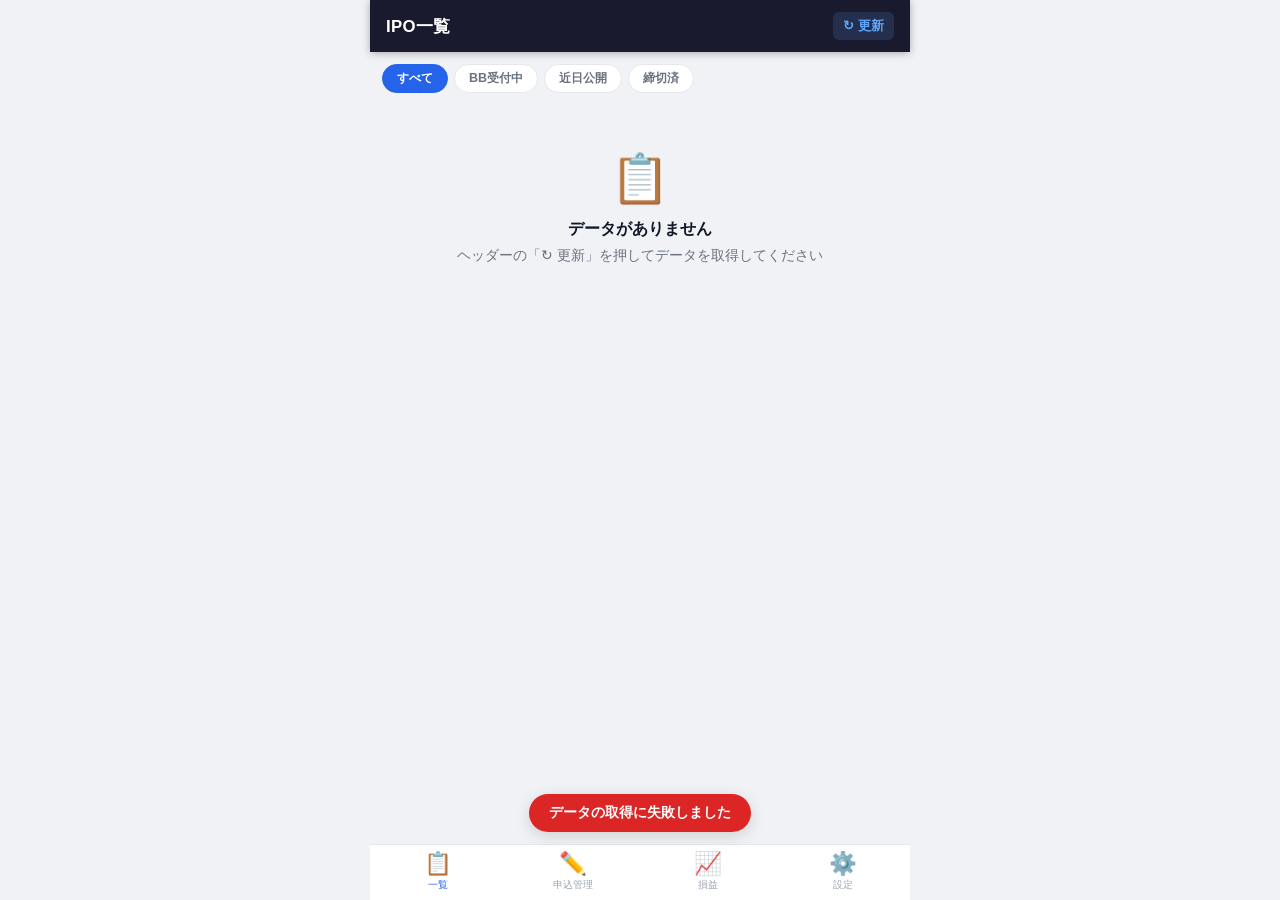
<file: frontend/index.html>
<!DOCTYPE html>
<html lang="ja">
<head>
  <meta charset="UTF-8">
  <meta name="viewport" content="width=device-width, initial-scale=1, viewport-fit=cover">

  <!-- PWA / iPhone ホーム画面 -->
  <meta name="apple-mobile-web-app-capable" content="yes">
  <meta name="apple-mobile-web-app-status-bar-style" content="black-translucent">
  <meta name="apple-mobile-web-app-title" content="IPO管理">
  <meta name="mobile-web-app-capable" content="yes">
  <meta name="theme-color" content="#1a1a2e">

  <link rel="manifest" href="manifest.json">
  <link rel="apple-touch-icon" href="icons/icon-192.png">

  <link rel="stylesheet" href="style.css">
  <title>IPO Manager</title>
</head>
<body>

  <div id="app">

    <!-- ヘッダー -->
    <header id="header">
      <h1 id="headerTitle">IPO一覧</h1>
      <button id="headerAction" aria-label="データ更新"></button>
    </header>

    <!-- タブコンテンツ -->
    <main id="main">
      <div id="tab-list"     class="tab-pane active"></div>
      <div id="tab-apply"    class="tab-pane"></div>
      <div id="tab-pnl"      class="tab-pane"></div>
      <div id="tab-settings" class="tab-pane"></div>
    </main>

    <!-- ボトムナビ -->
    <nav id="bottomNav">
      <button class="nav-btn active" data-tab="list">
        <span class="nav-icon">📋</span>
        <span>一覧</span>
      </button>
      <button class="nav-btn" data-tab="apply">
        <span class="nav-icon">✏️</span>
        <span>申込管理</span>
      </button>
      <button class="nav-btn" data-tab="pnl">
        <span class="nav-icon">📈</span>
        <span>損益</span>
      </button>
      <button class="nav-btn" data-tab="settings">
        <span class="nav-icon">⚙️</span>
        <span>設定</span>
      </button>
    </nav>

  </div>

  <!-- モーダル（ボトムシート） -->
  <div id="modal" class="modal hidden">
    <div class="modal-overlay" id="modalOverlay"></div>
    <div class="modal-sheet">
      <div id="modalContent"></div>
    </div>
  </div>

  <!-- ローディングオーバーレイ -->
  <div id="loadingOverlay" class="loading-overlay" style="display:none">
    <div class="loading-spinner"></div>
    <div class="loading-text">読み込み中…</div>
  </div>

  <!-- トースト通知 -->
  <div id="toast"></div>

  <!-- アプリ本体 -->
  <script src="app.js"></script>

</body>
</html>
</file>
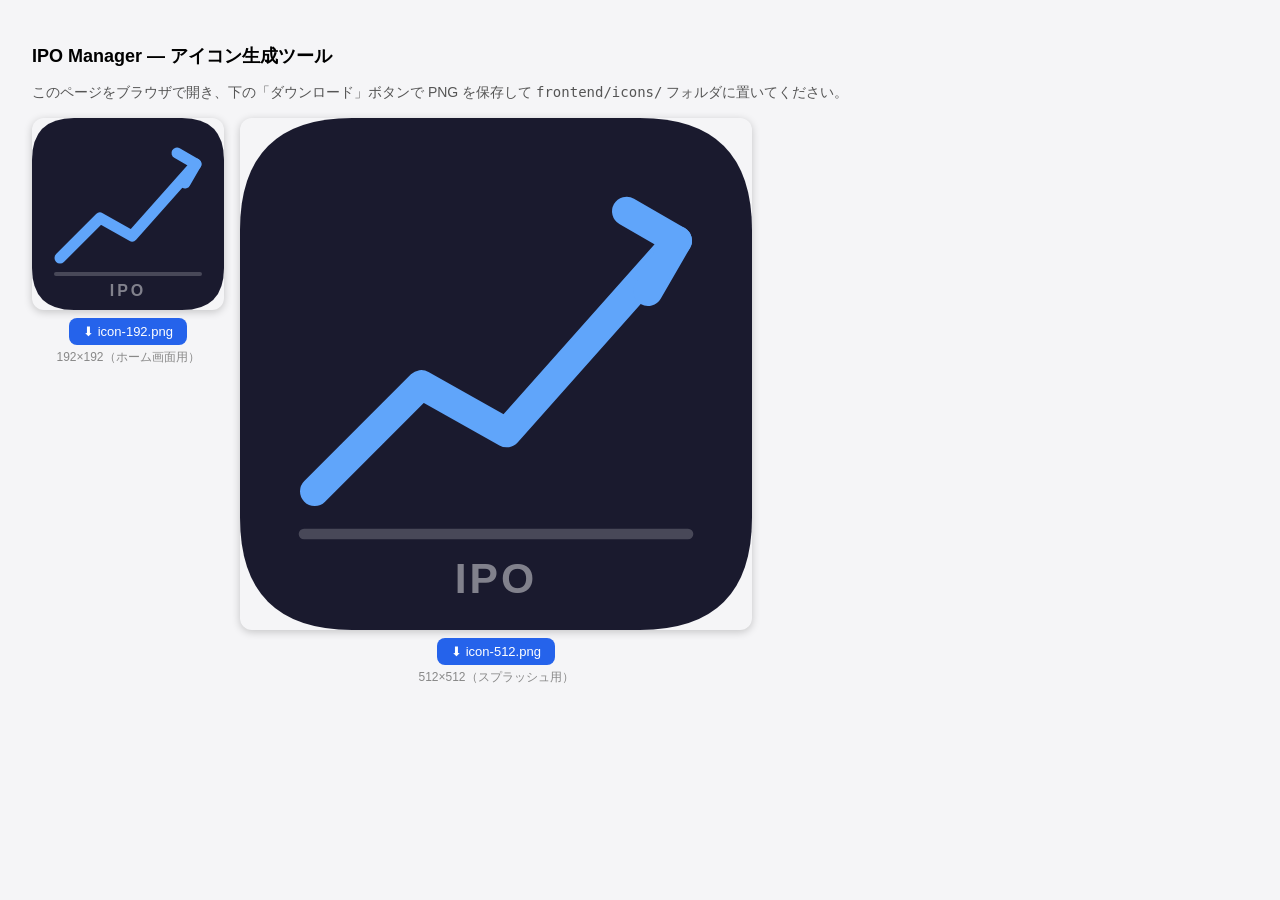
<file: frontend/icons/create-icons.html>
<!DOCTYPE html>
<html lang="ja">
<head>
  <meta charset="UTF-8">
  <title>アイコン生成ツール</title>
  <style>
    body { font-family: sans-serif; padding: 24px; background: #f5f5f7; }
    h1   { font-size: 18px; margin-bottom: 16px; }
    p    { font-size: 14px; color: #555; margin-bottom: 16px; }
    .row { display: flex; gap: 16px; align-items: flex-start; flex-wrap: wrap; }
    .item { text-align: center; }
    canvas { display: block; border-radius: 12px; box-shadow: 0 2px 8px rgba(0,0,0,0.2); }
    a.dl {
      display: inline-block;
      margin-top: 8px;
      padding: 6px 14px;
      background: #2563eb;
      color: white;
      border-radius: 8px;
      font-size: 13px;
      text-decoration: none;
    }
    small { display: block; font-size: 12px; color: #888; margin-top: 4px; }
  </style>
</head>
<body>
  <h1>IPO Manager — アイコン生成ツール</h1>
  <p>
    このページをブラウザで開き、下の「ダウンロード」ボタンで PNG を保存して
    <code>frontend/icons/</code> フォルダに置いてください。
  </p>
  <div class="row">
    <div class="item">
      <canvas id="c192" width="192" height="192"></canvas>
      <a class="dl" id="dl192" download="icon-192.png">⬇ icon-192.png</a>
      <small>192×192（ホーム画面用）</small>
    </div>
    <div class="item">
      <canvas id="c512" width="512" height="512"></canvas>
      <a class="dl" id="dl512" download="icon-512.png">⬇ icon-512.png</a>
      <small>512×512（スプラッシュ用）</small>
    </div>
  </div>

  <script>
    function drawIcon(canvas) {
      const s   = canvas.width;
      const ctx = canvas.getContext('2d');
      const r   = s * 0.219; // corner radius ratio

      // 角丸背景
      ctx.beginPath();
      ctx.moveTo(r, 0);
      ctx.lineTo(s - r, 0);
      ctx.quadraticCurveTo(s, 0, s, r);
      ctx.lineTo(s, s - r);
      ctx.quadraticCurveTo(s, s, s - r, s);
      ctx.lineTo(r, s);
      ctx.quadraticCurveTo(0, s, 0, s - r);
      ctx.lineTo(0, r);
      ctx.quadraticCurveTo(0, 0, r, 0);
      ctx.closePath();
      ctx.fillStyle = '#1a1a2e';
      ctx.fill();

      const sc = s / 192; // スケール係数

      // 上昇トレンドライン
      ctx.beginPath();
      ctx.moveTo(28 * sc, 140 * sc);
      ctx.lineTo(68 * sc, 100 * sc);
      ctx.lineTo(100 * sc, 118 * sc);
      ctx.lineTo(164 * sc, 46 * sc);
      ctx.strokeStyle = '#60a5fa';
      ctx.lineWidth   = 11 * sc;
      ctx.lineCap     = 'round';
      ctx.lineJoin    = 'round';
      ctx.stroke();

      // 矢印ヘッド
      ctx.beginPath();
      ctx.moveTo(145 * sc, 35 * sc);
      ctx.lineTo(164 * sc, 46 * sc);
      ctx.lineTo(153 * sc, 65 * sc);
      ctx.stroke();

      // ベースライン
      ctx.beginPath();
      ctx.moveTo(24 * sc, 156 * sc);
      ctx.lineTo(168 * sc, 156 * sc);
      ctx.strokeStyle = 'rgba(255,255,255,0.2)';
      ctx.lineWidth   = 4 * sc;
      ctx.stroke();

      // IPO テキスト
      ctx.fillStyle = 'rgba(255,255,255,0.45)';
      ctx.font      = `700 ${16 * sc}px Arial`;
      ctx.textAlign = 'center';
      ctx.letterSpacing = '3px';
      ctx.fillText('IPO', s / 2, 178 * sc);
    }

    function setup(canvasId, dlId) {
      const canvas = document.getElementById(canvasId);
      drawIcon(canvas);
      const dl = document.getElementById(dlId);
      dl.href = canvas.toDataURL('image/png');
    }

    setup('c192', 'dl192');
    setup('c512', 'dl512');
  </script>
</body>
</html>
</file>
<file: frontend/style.css>
/* ================================================================
   IPO Manager — iPhone最適化スタイル
   ================================================================ */

:root {
  --color-primary:    #2563eb;
  --color-primary-dk: #1d4ed8;
  --color-bg:         #f0f2f5;
  --color-header:     #1a1a2e;
  --color-card:       #ffffff;
  --color-border:     #e5e7eb;
  --color-text:       #111827;
  --color-text-sub:   #6b7280;
  --color-none:       #9ca3af;
  --color-applied:    #2563eb;
  --color-won:        #16a34a;
  --color-lost:       #dc2626;
  --color-open:       #16a34a;
  --color-upcoming:   #d97706;
  --color-closed:     #9ca3af;
  --nav-height:       56px;
  --header-height:    52px;
  --radius:           12px;
  --radius-sm:        8px;
  --shadow:           0 1px 4px rgba(0,0,0,0.10);
  --shadow-md:        0 4px 16px rgba(0,0,0,0.14);
}

/* ── リセット ─────────────────────────────────── */
*, *::before, *::after { box-sizing: border-box; margin: 0; padding: 0; }
html { -webkit-text-size-adjust: 100%; }
body {
  font-family: -apple-system, BlinkMacSystemFont, "Hiragino Sans", "Meiryo", sans-serif;
  background: var(--color-bg);
  color: var(--color-text);
  overscroll-behavior: none;
  -webkit-tap-highlight-color: transparent;
}
button { font-family: inherit; cursor: pointer; border: none; background: none; }
input, select, textarea { font-family: inherit; }

/* ── レイアウト ───────────────────────────────── */
#app {
  display: flex;
  flex-direction: column;
  height: 100dvh;
  max-width: 540px;
  margin: 0 auto;
  position: relative;
}

/* ヘッダー */
#header {
  position: fixed;
  top: 0; left: 50%;
  transform: translateX(-50%);
  width: 100%;
  max-width: 540px;
  height: var(--header-height);
  padding: 0 16px;
  padding-top: env(safe-area-inset-top);
  background: var(--color-header);
  color: #fff;
  display: flex;
  align-items: center;
  justify-content: space-between;
  z-index: 100;
  box-shadow: 0 1px 8px rgba(0,0,0,0.3);
}
#headerTitle { font-size: 1.05rem; font-weight: 700; letter-spacing: 0.02em; }
#headerAction {
  color: #60a5fa;
  font-size: 0.88rem;
  font-weight: 600;
  padding: 6px 0;
  min-width: 40px;
  text-align: right;
}

/* メインコンテンツ */
#main {
  flex: 1;
  overflow-y: auto;
  overflow-x: hidden;
  padding-top: calc(var(--header-height) + env(safe-area-inset-top));
  padding-bottom: calc(var(--nav-height) + env(safe-area-inset-bottom));
  -webkit-overflow-scrolling: touch;
}

.tab-pane { display: none; padding: 12px 12px 0; }
.tab-pane.active { display: block; }

/* ボトムナビ */
#bottomNav {
  position: fixed;
  bottom: 0; left: 50%;
  transform: translateX(-50%);
  width: 100%;
  max-width: 540px;
  height: calc(var(--nav-height) + env(safe-area-inset-bottom));
  padding-bottom: env(safe-area-inset-bottom);
  background: var(--color-card);
  border-top: 1px solid var(--color-border);
  display: grid;
  grid-template-columns: repeat(4, 1fr);
  z-index: 100;
}
.nav-btn {
  display: flex;
  flex-direction: column;
  align-items: center;
  justify-content: center;
  gap: 2px;
  color: var(--color-none);
  font-size: 0.65rem;
  font-weight: 500;
  transition: color 0.15s;
}
.nav-btn .nav-icon { font-size: 1.4rem; line-height: 1; }
.nav-btn.active { color: var(--color-primary); }

/* ── カード共通 ───────────────────────────────── */
.card {
  background: var(--color-card);
  border-radius: var(--radius);
  box-shadow: var(--shadow);
  margin-bottom: 10px;
  overflow: hidden;
}

/* ── IPOカード（一覧タブ）────────────────────── */
.ipo-card {
  background: var(--color-card);
  border-radius: var(--radius);
  box-shadow: var(--shadow);
  margin-bottom: 10px;
  overflow: hidden;
  border-left: 4px solid var(--color-border);
  transition: transform 0.1s;
  active: { transform: scale(0.99); }
}
.ipo-card.ipo-open     { border-left-color: var(--color-open); }
.ipo-card.ipo-upcoming { border-left-color: var(--color-upcoming); }
.ipo-card.ipo-closed   { border-left-color: var(--color-closed); }

.ipo-card-header {
  padding: 12px 14px 8px;
  display: flex;
  justify-content: space-between;
  align-items: flex-start;
  gap: 8px;
}
.ipo-name {
  font-size: 0.95rem;
  font-weight: 700;
  line-height: 1.3;
  flex: 1;
}
.ipo-market {
  font-size: 0.72rem;
  color: var(--color-text-sub);
  margin-top: 2px;
}

.ipo-card-body {
  padding: 0 14px 8px;
  display: grid;
  grid-template-columns: 1fr 1fr;
  gap: 6px;
}
.info-row { display: flex; flex-direction: column; gap: 1px; }
.info-label { font-size: 0.68rem; color: var(--color-text-sub); }
.info-value { font-size: 0.85rem; font-weight: 600; }
.info-value.days-left  { color: var(--color-open); }
.info-value.days-close { color: var(--color-upcoming); }
.info-value.days-over  { color: var(--color-closed); }

.ipo-card-footer {
  padding: 8px 14px 12px;
  display: flex;
  justify-content: space-between;
  align-items: center;
  border-top: 1px solid var(--color-border);
}
.broker-summary {
  font-size: 0.78rem;
  color: var(--color-text-sub);
}
.btn-link {
  font-size: 0.82rem;
  color: var(--color-primary);
  font-weight: 600;
  padding: 4px 0;
}

/* ── ステータスバッジ ────────────────────────── */
.badge {
  display: inline-block;
  padding: 2px 8px;
  border-radius: 20px;
  font-size: 0.68rem;
  font-weight: 700;
  white-space: nowrap;
}
.badge-open     { background: #dcfce7; color: var(--color-open); }
.badge-upcoming { background: #fef3c7; color: var(--color-upcoming); }
.badge-closed   { background: #f3f4f6; color: var(--color-closed); }

/* ── フィルターバー ──────────────────────────── */
.filter-bar {
  display: flex;
  gap: 6px;
  overflow-x: auto;
  padding: 0 0 10px;
  scrollbar-width: none;
}
.filter-bar::-webkit-scrollbar { display: none; }
.filter-chip {
  padding: 5px 14px;
  border-radius: 20px;
  border: 1.5px solid var(--color-border);
  background: var(--color-card);
  font-size: 0.78rem;
  font-weight: 600;
  white-space: nowrap;
  color: var(--color-text-sub);
  transition: all 0.15s;
}
.filter-chip.active {
  background: var(--color-primary);
  border-color: var(--color-primary);
  color: #fff;
}

/* ── ビュー切替トグル ────────────────────────── */
.view-toggle {
  display: flex;
  background: var(--color-card);
  border-radius: 10px;
  padding: 4px;
  margin: 12px 16px 8px;
  box-shadow: var(--shadow);
  gap: 4px;
}
.view-toggle-btn {
  flex: 1;
  padding: 7px 0;
  border-radius: 7px;
  font-size: 0.82rem;
  font-weight: 600;
  color: var(--color-text-sub);
  background: none;
  transition: background 0.15s, color 0.15s;
}
.view-toggle-btn.active {
  background: var(--color-primary);
  color: #fff;
}

/* ── 証券会社別ビュー ─────────────────────────── */
.broker-section {
  background: var(--color-card);
  border-radius: var(--radius);
  box-shadow: var(--shadow);
  margin: 0 16px 12px;
  overflow: hidden;
}
.broker-section-header {
  font-size: 0.82rem;
  font-weight: 700;
  color: var(--color-text-sub);
  background: #f8fafc;
  padding: 8px 14px;
  border-bottom: 1px solid var(--color-border);
  letter-spacing: 0.02em;
}
.broker-section-body {}
.broker-ipo-row {
  display: flex;
  align-items: center;
  padding: 10px 14px;
  border-bottom: 1px solid var(--color-border);
  gap: 10px;
}
.broker-ipo-row:last-child { border-bottom: none; }
.broker-ipo-info { flex: 1; min-width: 0; }
.broker-ipo-name {
  font-size: 0.88rem;
  font-weight: 600;
  white-space: nowrap;
  overflow: hidden;
  text-overflow: ellipsis;
}
.broker-ipo-meta {
  font-size: 0.72rem;
  color: var(--color-text-sub);
  margin-top: 2px;
}
.broker-ipo-chip-wrap {
  display: flex;
  flex-direction: column;
  align-items: flex-end;
  gap: 3px;
  flex-shrink: 0;
}
.broker-ipo-lots {
  font-size: 0.65rem;
  color: var(--color-text-sub);
}
.broker-chip-inline {
  padding: 5px 12px;
  min-width: 60px;
  flex-direction: row;
  gap: 0;
}
.broker-chip-inline .broker-chip-status {
  font-size: 0.76rem;
  font-weight: 600;
}

/* ── 申込管理カード ──────────────────────────── */
.apply-card {
  background: var(--color-card);
  border-radius: var(--radius);
  box-shadow: var(--shadow);
  margin-bottom: 12px;
  padding: 14px;
}
.apply-card-name {
  font-size: 0.95rem;
  font-weight: 700;
  margin-bottom: 2px;
}
.apply-card-meta {
  font-size: 0.75rem;
  color: var(--color-text-sub);
  margin-bottom: 12px;
}

.broker-grid {
  display: grid;
  grid-template-columns: repeat(2, 1fr);
  gap: 6px;
}
.broker-chip {
  border-radius: var(--radius-sm);
  padding: 8px 10px;
  cursor: pointer;
  transition: opacity 0.1s, transform 0.1s;
  user-select: none;
  min-height: 52px;
  display: flex;
  flex-direction: column;
  justify-content: center;
  gap: 2px;
}
.broker-chip:active { opacity: 0.75; transform: scale(0.97); }
.broker-chip-name   { font-size: 0.72rem; font-weight: 600; }
.broker-chip-status { font-size: 0.68rem; }
.broker-chip-lots   { font-size: 0.64rem; opacity: 0.75; }

.broker-chip.s-none     { background: #f3f4f6; color: var(--color-none); }
.broker-chip.s-applied  { background: #dbeafe; color: var(--color-applied); }
.broker-chip.s-won      { background: #dcfce7; color: var(--color-won); }
.broker-chip.s-lost     { background: #fee2e2; color: var(--color-lost); }

/* ── 損益タブ ────────────────────────────────── */
.stat-row {
  display: grid;
  grid-template-columns: repeat(3, 1fr);
  gap: 8px;
  margin-bottom: 12px;
}
.stat-card {
  background: var(--color-card);
  border-radius: var(--radius);
  box-shadow: var(--shadow);
  padding: 12px 10px;
  text-align: center;
}
.stat-value {
  font-size: 1.15rem;
  font-weight: 800;
  color: var(--color-text);
  line-height: 1.2;
}
.stat-value.positive { color: var(--color-won); }
.stat-value.negative { color: var(--color-lost); }
.stat-label { font-size: 0.65rem; color: var(--color-text-sub); margin-top: 2px; }

.chart-card {
  background: var(--color-card);
  border-radius: var(--radius);
  box-shadow: var(--shadow);
  padding: 14px;
  margin-bottom: 12px;
}
.chart-title {
  font-size: 0.82rem;
  font-weight: 700;
  color: var(--color-text-sub);
  margin-bottom: 10px;
}

.result-item {
  background: var(--color-card);
  border-radius: var(--radius);
  box-shadow: var(--shadow);
  margin-bottom: 8px;
  padding: 12px 14px;
  display: flex;
  justify-content: space-between;
  align-items: center;
  gap: 8px;
}
.result-left { flex: 1; }
.result-name { font-size: 0.88rem; font-weight: 700; }
.result-meta { font-size: 0.72rem; color: var(--color-text-sub); margin-top: 2px; }
.result-profit {
  font-size: 1rem;
  font-weight: 800;
  text-align: right;
}
.result-profit.positive { color: var(--color-won); }
.result-profit.negative { color: var(--color-lost); }

/* ── 設定タブ ────────────────────────────────── */
.settings-section { margin-bottom: 20px; }
.settings-title {
  font-size: 0.72rem;
  font-weight: 700;
  color: var(--color-text-sub);
  text-transform: uppercase;
  letter-spacing: 0.05em;
  padding: 0 4px;
  margin-bottom: 6px;
}
.settings-card {
  background: var(--color-card);
  border-radius: var(--radius);
  box-shadow: var(--shadow);
  overflow: hidden;
}
.settings-row {
  display: flex;
  justify-content: space-between;
  align-items: center;
  padding: 14px 16px;
  border-bottom: 1px solid var(--color-border);
}
.settings-row:last-child { border-bottom: none; }
.settings-row-label { font-size: 0.88rem; font-weight: 500; }
.settings-row-value { font-size: 0.82rem; color: var(--color-text-sub); }

/* ── ボタン ──────────────────────────────────── */
.btn {
  display: inline-flex;
  align-items: center;
  justify-content: center;
  gap: 6px;
  padding: 11px 20px;
  border-radius: var(--radius-sm);
  font-size: 0.9rem;
  font-weight: 700;
  transition: opacity 0.15s, transform 0.1s;
}
.btn:active { opacity: 0.8; transform: scale(0.98); }
.btn-primary  { background: var(--color-primary); color: #fff; }
.btn-danger   { background: var(--color-lost); color: #fff; }
.btn-outline  { background: transparent; border: 1.5px solid var(--color-primary); color: var(--color-primary); }
.btn-ghost    { background: #f3f4f6; color: var(--color-text); }
.btn-full     { width: 100%; }
.btn-sm       { padding: 7px 14px; font-size: 0.8rem; }

/* ── フォーム ────────────────────────────────── */
.form-group { margin-bottom: 14px; }
.form-label {
  display: block;
  font-size: 0.78rem;
  font-weight: 600;
  color: var(--color-text-sub);
  margin-bottom: 5px;
}
.form-input {
  width: 100%;
  padding: 10px 12px;
  border: 1.5px solid var(--color-border);
  border-radius: var(--radius-sm);
  font-size: 0.92rem;
  color: var(--color-text);
  background: var(--color-card);
  appearance: none;
  transition: border-color 0.15s;
}
.form-input:focus {
  outline: none;
  border-color: var(--color-primary);
}
.form-row {
  display: grid;
  grid-template-columns: 1fr 1fr;
  gap: 10px;
}

/* ── モーダル（ボトムシート）────────────────── */
.modal {
  position: fixed;
  inset: 0;
  z-index: 200;
  display: flex;
  flex-direction: column;
  justify-content: flex-end;
}
.modal.hidden { display: none; }
.modal-overlay {
  position: absolute;
  inset: 0;
  background: rgba(0,0,0,0.5);
}
.modal-sheet {
  position: relative;
  background: var(--color-card);
  border-radius: var(--radius) var(--radius) 0 0;
  padding: 0 16px calc(16px + env(safe-area-inset-bottom));
  max-height: 88dvh;
  overflow-y: auto;
  -webkit-overflow-scrolling: touch;
  animation: slideUp 0.25s ease;
}
@keyframes slideUp {
  from { transform: translateY(100%); }
  to   { transform: translateY(0); }
}
.modal-handle {
  width: 36px; height: 4px;
  background: var(--color-border);
  border-radius: 2px;
  margin: 10px auto 14px;
}
.modal-title {
  font-size: 1.05rem;
  font-weight: 800;
  margin-bottom: 16px;
  padding-bottom: 12px;
  border-bottom: 1px solid var(--color-border);
}
.modal-actions {
  display: flex;
  flex-direction: column;
  gap: 8px;
  margin-top: 16px;
}

/* ── トースト通知 ─────────────────────────────── */
#toast {
  position: fixed;
  bottom: calc(var(--nav-height) + env(safe-area-inset-bottom) + 12px);
  left: 50%;
  transform: translateX(-50%) translateY(20px);
  background: #1a1a2e;
  color: #fff;
  padding: 10px 20px;
  border-radius: 20px;
  font-size: 0.85rem;
  font-weight: 600;
  opacity: 0;
  transition: opacity 0.2s, transform 0.2s;
  z-index: 300;
  white-space: nowrap;
  box-shadow: var(--shadow-md);
  pointer-events: none;
}
#toast.show {
  opacity: 1;
  transform: translateX(-50%) translateY(0);
}
#toast.toast-success { background: var(--color-won); }
#toast.toast-error   { background: var(--color-lost); }

/* ── 空状態 ──────────────────────────────────── */
.empty-state {
  text-align: center;
  padding: 48px 24px;
  color: var(--color-text-sub);
}
.empty-state .empty-icon { font-size: 3rem; margin-bottom: 12px; }
.empty-state .empty-title { font-size: 1rem; font-weight: 700; margin-bottom: 6px; color: var(--color-text); }
.empty-state .empty-desc  { font-size: 0.85rem; line-height: 1.5; }

/* ── セクションタイトル ──────────────────────── */
.section-title {
  font-size: 0.72rem;
  font-weight: 700;
  color: var(--color-text-sub);
  text-transform: uppercase;
  letter-spacing: 0.05em;
  padding: 6px 4px 6px;
}

/* ── スピナー ────────────────────────────────── */
.spinner {
  display: inline-block;
  width: 16px; height: 16px;
  border: 2px solid rgba(255,255,255,0.3);
  border-top-color: #fff;
  border-radius: 50%;
  animation: spin 0.7s linear infinite;
}
@keyframes spin { to { transform: rotate(360deg); } }

/* ── ローディング ────────────────────────────── */
.loading-overlay {
  position: fixed;
  inset: 0;
  background: rgba(255,255,255,0.7);
  display: flex;
  align-items: center;
  justify-content: center;
  z-index: 150;
  flex-direction: column;
  gap: 12px;
}
.loading-spinner {
  width: 36px; height: 36px;
  border: 3px solid var(--color-border);
  border-top-color: var(--color-primary);
  border-radius: 50%;
  animation: spin 0.7s linear infinite;
}
.loading-text { font-size: 0.85rem; color: var(--color-text-sub); }

/* ── ユーティリティ ──────────────────────────── */
.pb-bottom { padding-bottom: 16px; }
.divider { height: 1px; background: var(--color-border); margin: 4px 0; }
.text-sub  { color: var(--color-text-sub); }
.text-sm   { font-size: 0.82rem; }
.mt-8  { margin-top: 8px; }
.mt-12 { margin-top: 12px; }

/* ================================================================
   frontend/ 固有の追加スタイル（GAS バックエンド版）
   ================================================================ */

/* ヘッダーアクション（更新ボタン）*/
#headerAction {
  color: #60a5fa;
  font-size: 0.82rem;
  font-weight: 600;
  padding: 5px 10px;
  border-radius: 6px;
  background: rgba(96,165,250,0.15);
  white-space: nowrap;
}
#headerAction:disabled {
  opacity: 0.5;
}

/* ビュートグル（申込管理タブ）*/
.view-toggle {
  margin: 0 0 12px 0;
}
</file>
